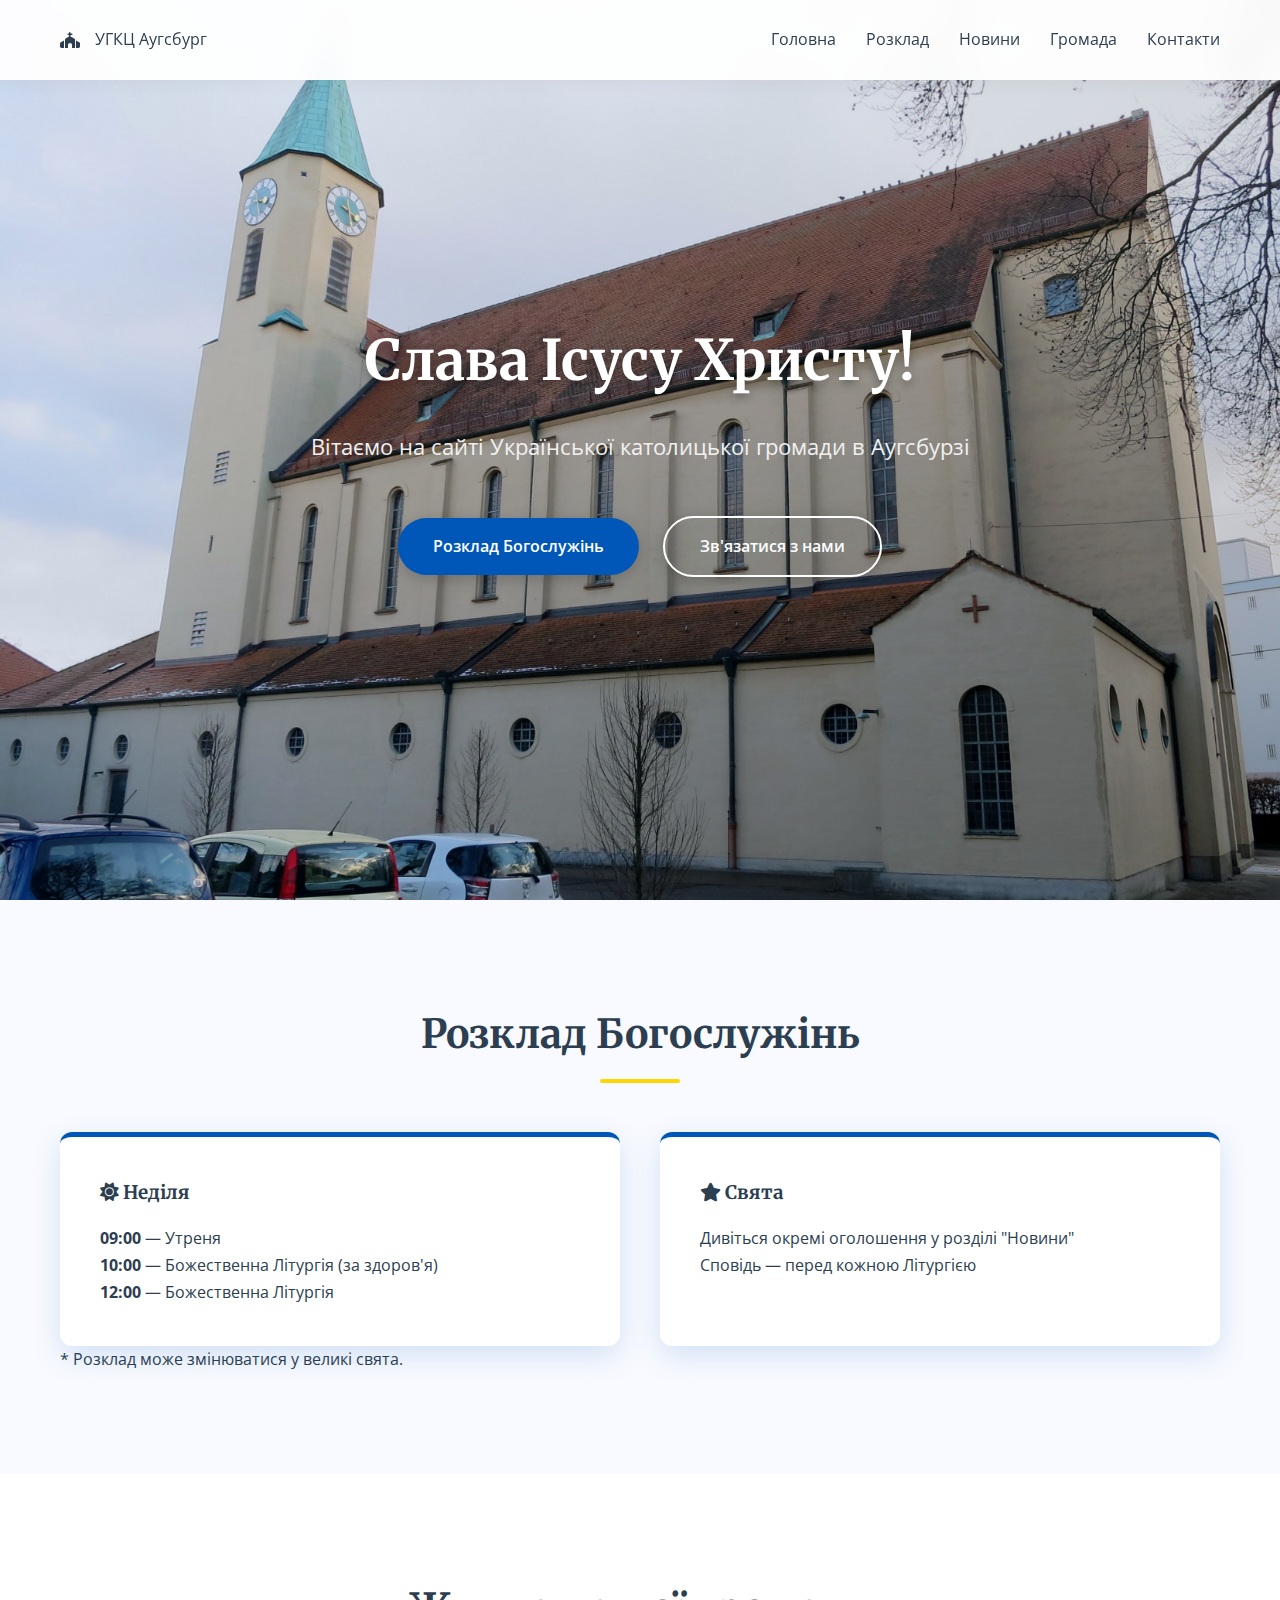
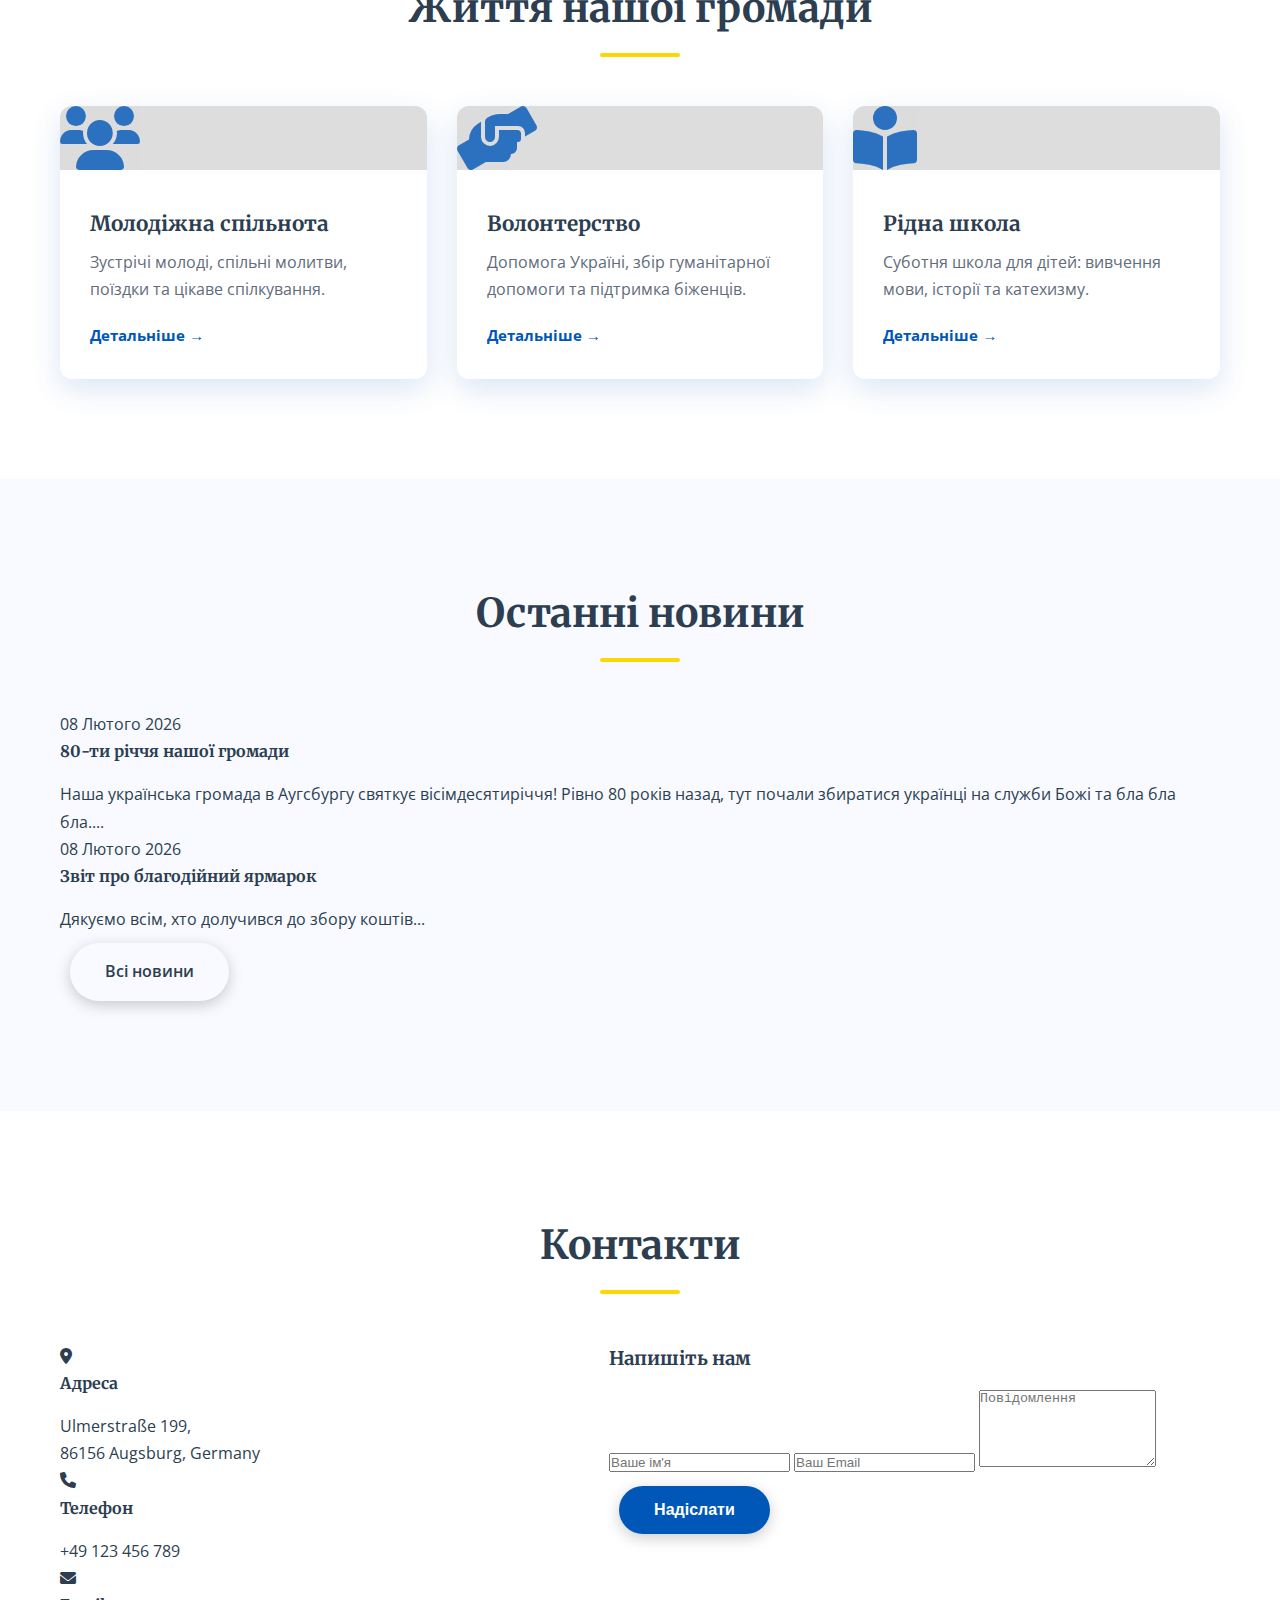
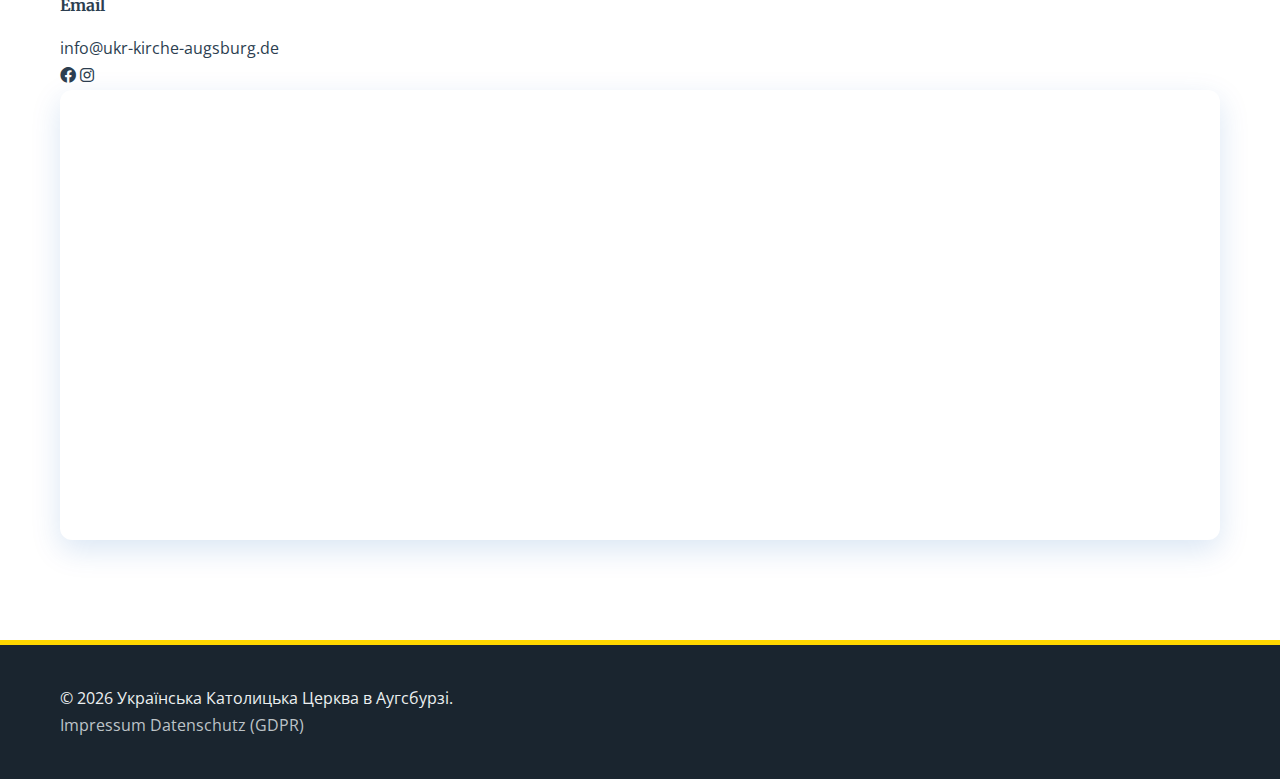
<file: index.html>
<!DOCTYPE html>
<html lang="uk">
<head>
    <meta charset="UTF-8">
    <meta name="viewport" content="width=device-width, initial-scale=1.0">
    <title>Українська Католицька Церква в Аугсбурзі | Парафія св. Йосафата</title>
    <meta name="description" content="Українська греко-католицька громада в Аугсбурзі. Розклад богослужінь, новини, життя парафії. Ulmerstraße 199.">
    
    <link href="https://fonts.googleapis.com/css2?family=Merriweather:wght@300;700&family=Open+Sans:wght@400;600&display=swap" rel="stylesheet">
    
    <link rel="stylesheet" href="style.css">
    <link rel="stylesheet" href="https://cdnjs.cloudflare.com/ajax/libs/font-awesome/6.0.0/css/all.min.css">
</head>
<body>

    <header class="header">
        <div class="container header-container">
            <a href="#" class="logo">
                <i class="fas fa-church"></i> УГКЦ Аугсбург
            </a>
            <nav class="nav">
                <ul class="nav-list" id="nav-list">
                    <li><a href="#home">Головна</a></li>
                    <li><a href="#schedule">Розклад</a></li>
                    <li><a href="#news">Новини</a></li>
                    <li><a href="#community">Громада</a></li>
                    <li><a href="#contact">Контакти</a></li>
                </ul>
                <div class="burger" id="burger">
                    <div class="line1"></div>
                    <div class="line2"></div>
                    <div class="line3"></div>
                </div>
            </nav>
        </div>
    </header>

    <section id="home" class="hero">
        <div class="hero-overlay"></div>
        <div class="hero-content">
            <h1>Слава Ісусу Христу!</h1>
            <p>Вітаємо на сайті Української католицької громади в Аугсбурзі</p>
            <div class="hero-buttons">
                <a href="#schedule" class="btn btn-primary">Розклад Богослужінь</a>
                <a href="#contact" class="btn btn-outline">Зв'язатися з нами</a>
            </div>
        </div>
    </section>

    <section id="schedule" class="section bg-light">
        <div class="container">
            <h2 class="section-title">Розклад Богослужінь</h2>
            <div class="schedule-grid">
                <div class="schedule-card">
                    <h3><i class="fas fa-sun"></i> Неділя</h3>
                    <ul>
                        <li><strong>09:00</strong> — Утреня</li>
                        <li><strong>10:00</strong> — Божественна Літургія (за здоров'я)</li>
                        <li><strong>12:00</strong> — Божественна Літургія</li>
                    </ul>
                </div>
                <div class="schedule-card">
                    <h3><i class="fas fa-star"></i> Свята</h3>
                    <ul>
                        <li>Дивіться окремі оголошення у розділі "Новини"</li>
                        <li>Сповідь — перед кожною Літургією</li>
                    </ul>
                </div>
            </div>
            <p class="schedule-note">* Розклад може змінюватися у великі свята.</p>
        </div>
    </section>

    <section id="community" class="section">
        <div class="container">
            <h2 class="section-title">Життя нашої громади</h2>
            <div class="cards-grid">
                <article class="card">
                    <div class="card-img" style="background-color: #ddd;">
                        <i class="fas fa-users card-placeholder-icon"></i>
                    </div>
                    <div class="card-content">
                        <h3>Молодіжна спільнота</h3>
                        <p>Зустрічі молоді, спільні молитви, поїздки та цікаве спілкування.</p>
                        <a href="#" class="read-more">Детальніше &rarr;</a>
                    </div>
                </article>
                <article class="card">
                    <div class="card-img" style="background-color: #ddd;">
                         <i class="fas fa-hands-helping card-placeholder-icon"></i>
                    </div>
                    <div class="card-content">
                        <h3>Волонтерство</h3>
                        <p>Допомога Україні, збір гуманітарної допомоги та підтримка біженців.</p>
                        <a href="#" class="read-more">Детальніше &rarr;</a>
                    </div>
                </article>
                <article class="card">
                    <div class="card-img" style="background-color: #ddd;">
                         <i class="fas fa-book-reader card-placeholder-icon"></i>
                    </div>
                    <div class="card-content">
                        <h3>Рідна школа</h3>
                        <p>Суботня школа для дітей: вивчення мови, історії та катехизму.</p>
                        <a href="#" class="read-more">Детальніше &rarr;</a>
                    </div>
                </article>
            </div>
        </div>
    </section>

    <section id="news" class="section bg-light">
        <div class="container">
            <h2 class="section-title">Останні новини</h2>
            <div class="news-list">
                <div class="news-item">
                    <span class="date">08 Лютого 2026</span>
                    <h4>80-ти річчя нашої громади</h4>
                    <p>Наша українська громада в Аугсбургу святкує вісімдесятиріччя! Рівно 80 років назад, тут почали збиратися українці на служби Божі та бла бла бла....</p>
                </div>
                <div class="news-item">
                    <span class="date">08 Лютого 2026</span>
                    <h4>Звіт про благодійний ярмарок</h4>
                    <p>Дякуємо всім, хто долучився до збору коштів...</p>
                </div>
            </div>
            <div class="center-btn">
                <a href="#" class="btn btn-secondary">Всі новини</a>
            </div>
        </div>
    </section>

    <section id="contact" class="section">
        <div class="container">
            <h2 class="section-title">Контакти</h2>
            <div class="contact-wrapper">
                <div class="contact-info">
                    <div class="info-item">
                        <i class="fas fa-map-marker-alt"></i>
                        <div>
                            <h4>Адреса</h4>
                            <p>Ulmerstraße 199, <br>86156 Augsburg, Germany</p>
                        </div>
                    </div>
                    <div class="info-item">
                        <i class="fas fa-phone"></i>
                        <div>
                            <h4>Телефон</h4>
                            <p><a href="tel:+49123456789">+49 123 456 789</a></p>
                        </div>
                    </div>
                    <div class="info-item">
                        <i class="fas fa-envelope"></i>
                        <div>
                            <h4>Email</h4>
                            <p><a href="mailto:info@ukr-kirche-augsburg.de">info@ukr-kirche-augsburg.de</a></p>
                        </div>
                    </div>
                    <div class="social-links">
                        <a href="#"><i class="fab fa-facebook"></i></a>
                        <a href="#"><i class="fab fa-instagram"></i></a>
                    </div>
                </div>
                
                <form class="contact-form">
                    <h3>Напишіть нам</h3>
                    <input type="text" placeholder="Ваше ім'я" required>
                    <input type="email" placeholder="Ваш Email" required>
                    <textarea rows="5" placeholder="Повідомлення" required></textarea>
                    <button type="submit" class="btn btn-primary">Надіслати</button>
                </form>
            </div>
            
            <div class="map-container">
                <iframe src="https://www.google.com/maps/embed?pb=!1m18!1m12!1m3!1d2619.664678912345!2d10.870000!3d48.380000!2m3!1f0!2f0!3f0!3m2!1i1024!2i768!4f13.1!3m3!1m2!1s0x0%3A0x0!2zNDjCsDIyJzQ4LjAiTiAxMMKwNTInMTIuMCJF!5e0!3m2!1suk!2sde!4v1600000000000!5m2!1suk!2sde" width="100%" height="300" style="border:0;" allowfullscreen="" loading="lazy"></iframe>
            </div>
        </div>
    </section>

    <footer class="footer">
        <div class="container">
            <p>&copy; 2026 Українська Католицька Церква в Аугсбурзі.</p>
            <div class="footer-links">
                <a href="#">Impressum</a>
                <a href="#">Datenschutz (GDPR)</a>
            </div>
        </div>
    </footer>

    <script src="script.js"></script>
</body>
</html>
</file>
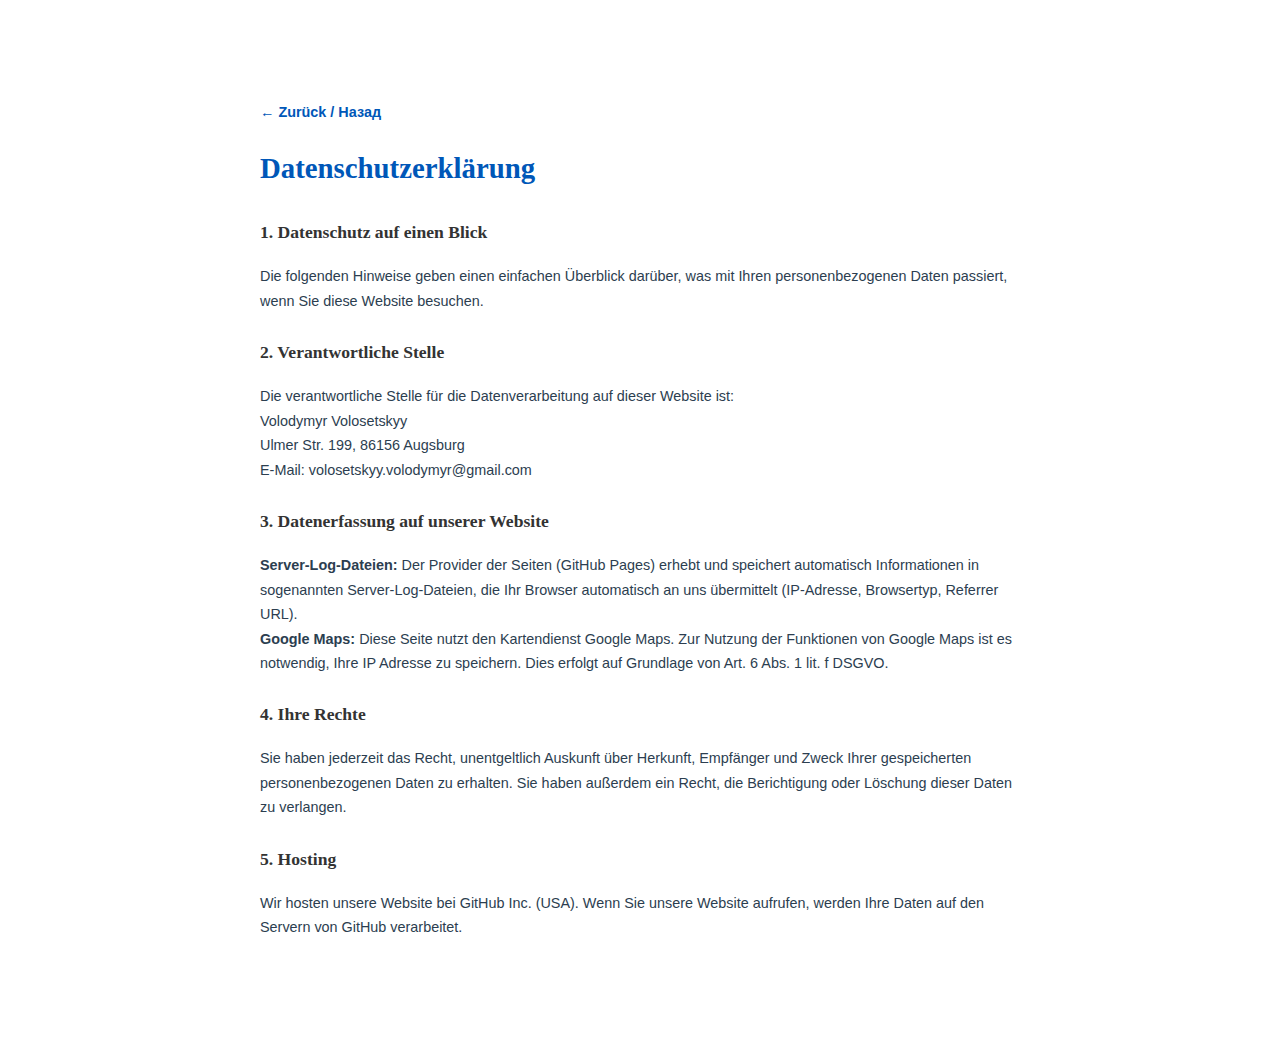
<file: datenschutz.html>
<!DOCTYPE html>
<html lang="de">
<head>
    <meta charset="UTF-8">
    <title>Datenschutzerklärung - Ukrainische Gemeinde Augsburg</title>
    <link rel="stylesheet" href="style.css">
    <style>
        .legal-page { padding: 100px 20px; max-width: 800px; margin: 0 auto; font-size: 0.9rem; }
        .legal-page h1 { color: #0057B8; }
        .legal-page h2 { margin-top: 25px; font-size: 1.1rem; color: #333; }
        .back-link { display: inline-block; margin-bottom: 20px; color: #0057B8; text-decoration: none; font-weight: bold; }
    </style>
</head>
<body>
    <div class="legal-page">
        <a href="index.html" class="back-link">← Zurück / Назад</a>
        <h1>Datenschutzerklärung</h1>

        <h2>1. Datenschutz auf einen Blick</h2>
        <p>Die folgenden Hinweise geben einen einfachen Überblick darüber, was mit Ihren personenbezogenen Daten passiert, wenn Sie diese Website besuchen.</p>

        <h2>2. Verantwortliche Stelle</h2>
        <p>Die verantwortliche Stelle für die Datenverarbeitung auf dieser Website ist:</p>
        <p>Volodymyr Volosetskyy<br>
        Ulmer Str. 199, 86156 Augsburg<br>
        E-Mail: volosetskyy.volodymyr@gmail.com</p>

        <h2>3. Datenerfassung auf unserer Website</h2>
        <p><strong>Server-Log-Dateien:</strong> Der Provider der Seiten (GitHub Pages) erhebt und speichert automatisch Informationen in sogenannten Server-Log-Dateien, die Ihr Browser automatisch an uns übermittelt (IP-Adresse, Browsertyp, Referrer URL).</p>
        <p><strong>Google Maps:</strong> Diese Seite nutzt den Kartendienst Google Maps. Zur Nutzung der Funktionen von Google Maps ist es notwendig, Ihre IP Adresse zu speichern. Dies erfolgt auf Grundlage von Art. 6 Abs. 1 lit. f DSGVO.</p>

        <h2>4. Ihre Rechte</h2>
        <p>Sie haben jederzeit das Recht, unentgeltlich Auskunft über Herkunft, Empfänger und Zweck Ihrer gespeicherten personenbezogenen Daten zu erhalten. Sie haben außerdem ein Recht, die Berichtigung oder Löschung dieser Daten zu verlangen.</p>
        
        <h2>5. Hosting</h2>
        <p>Wir hosten unsere Website bei GitHub Inc. (USA). Wenn Sie unsere Website aufrufen, werden Ihre Daten auf den Servern von GitHub verarbeitet.</p>
    </div>
</body>
</html>
</file>
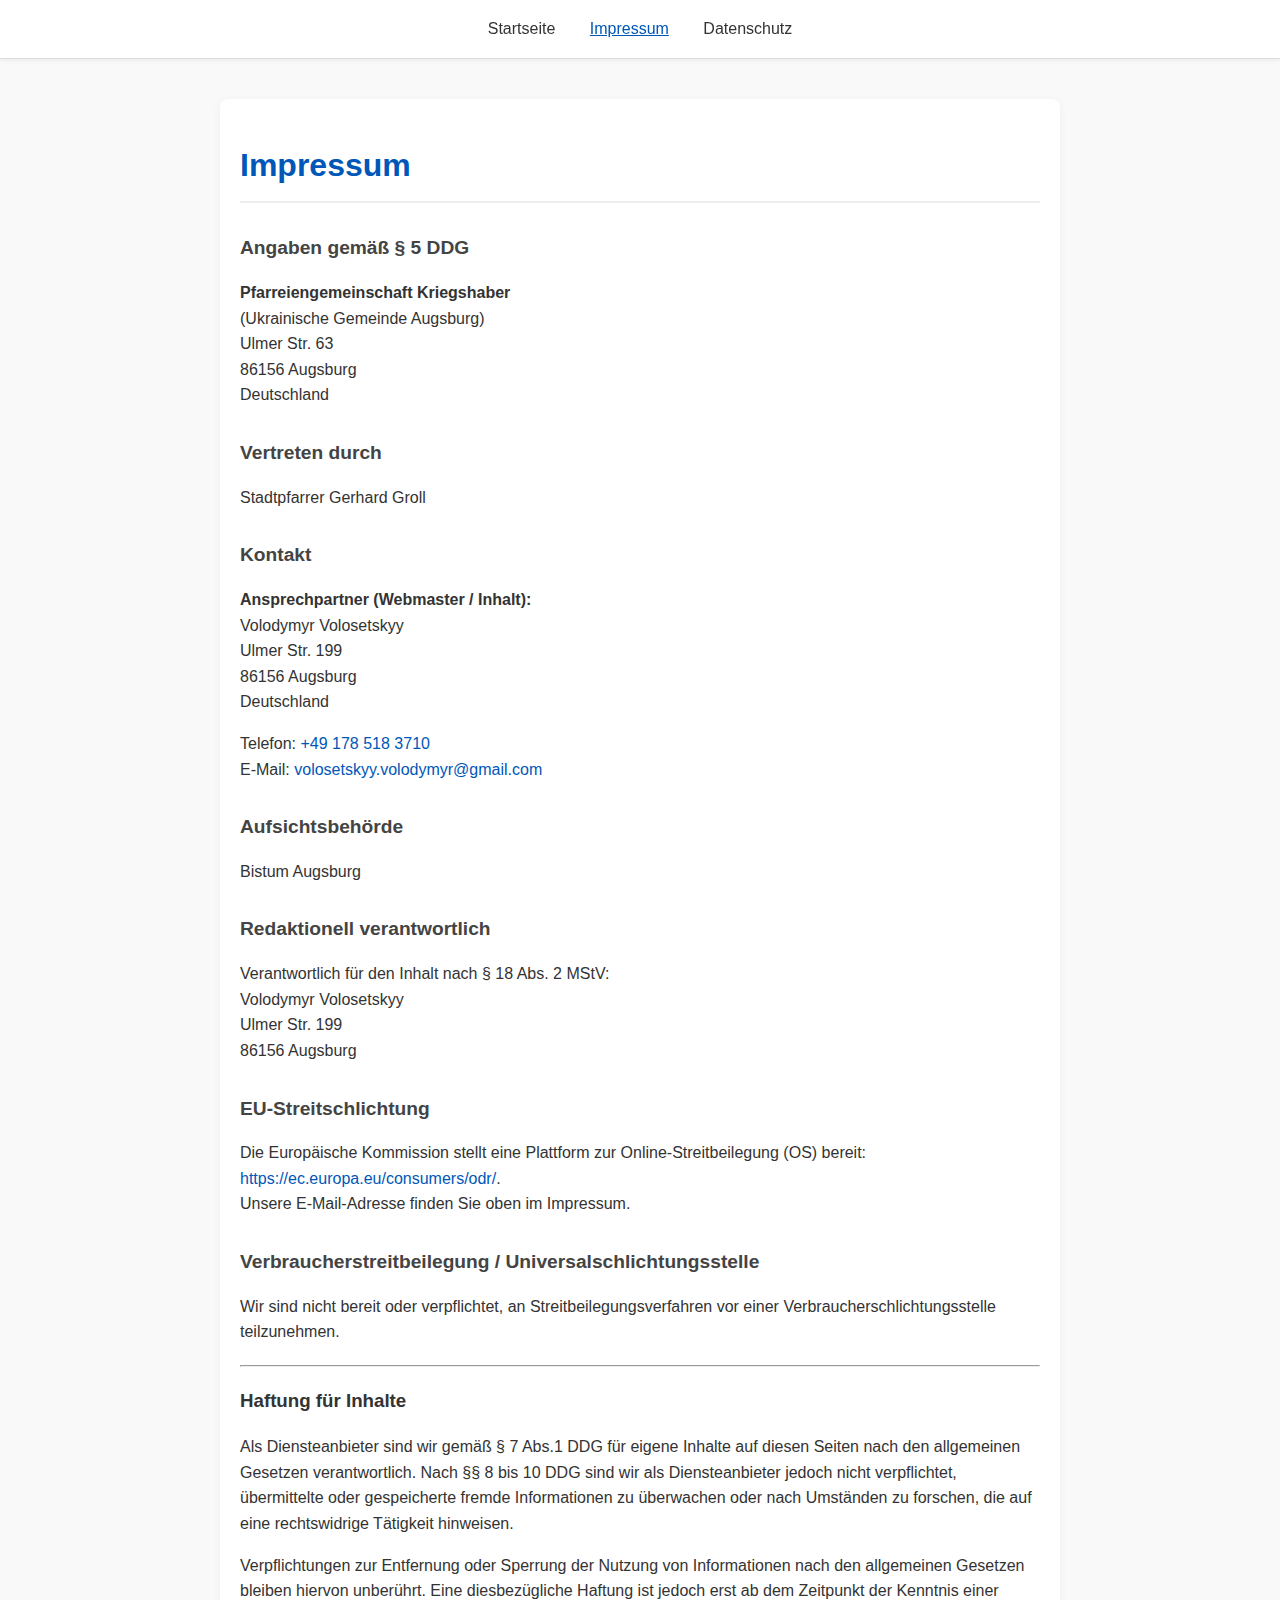
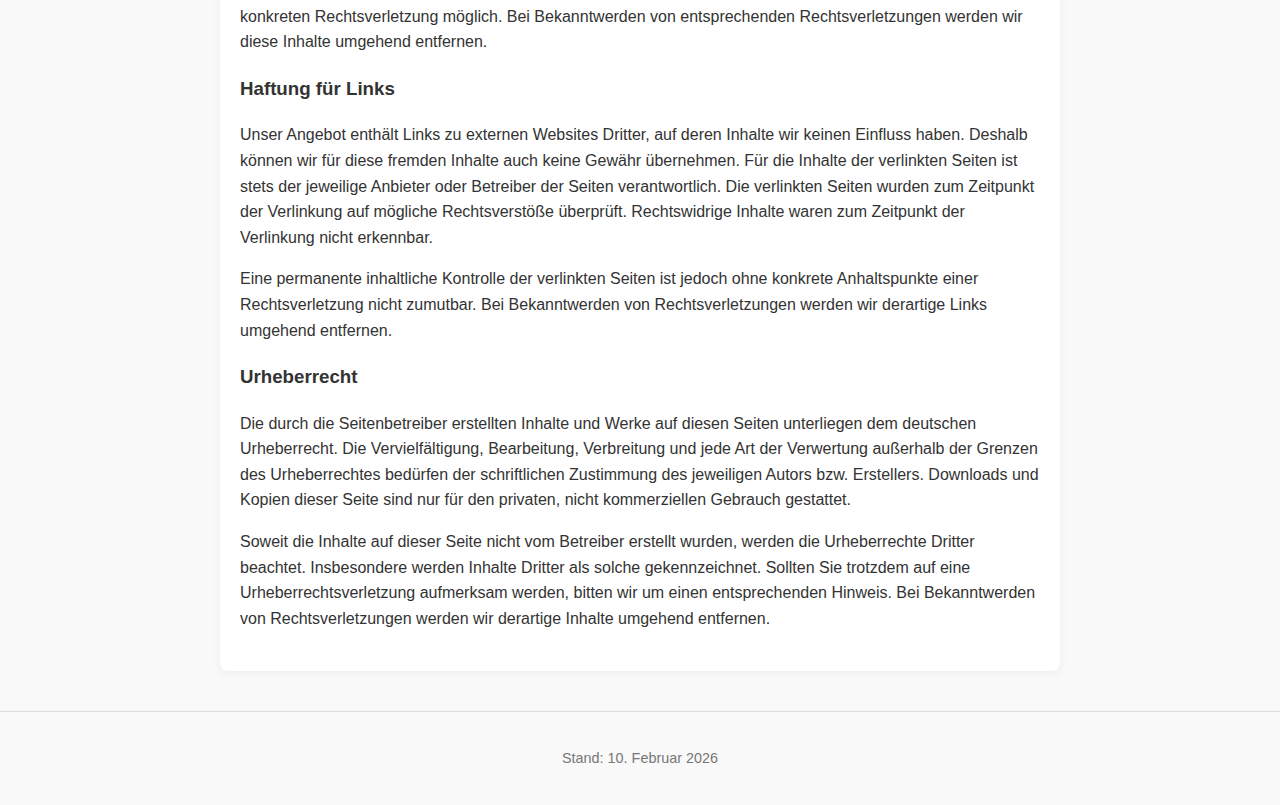
<file: impressum.html>
<!DOCTYPE html>
<html lang="de">
<head>
    <meta charset="UTF-8">
    <meta name="viewport" content="width=device-width, initial-scale=1.0">
    <title>Impressum - Ukrainische Gemeinde Augsburg</title>
    <style>
        /* Основні стилі для чистого вигляду без зовнішніх бібліотек */
        :root {
            --primary-color: #0057B8; /* Колір українського прапора / церковний синій */
            --text-color: #333;
            --bg-color: #fff;
            --light-bg: #f9f9f9;
        }
        body {
            font-family: -apple-system, BlinkMacSystemFont, "Segoe UI", Roboto, Helvetica, Arial, sans-serif;
            line-height: 1.6;
            color: var(--text-color);
            margin: 0;
            padding: 0;
            background-color: var(--light-bg);
        }
        header {
            background-color: #fff;
            border-bottom: 1px solid #ddd;
            padding: 1rem 0;
            position: sticky;
            top: 0;
            width: 100%;
            box-shadow: 0 2px 4px rgba(0,0,0,0.05);
        }
        nav {
            max-width: 800px;
            margin: 0 auto;
            padding: 0 20px;
            text-align: center;
        }
        nav a {
            text-decoration: none;
            color: var(--text-color);
            margin: 0 15px;
            font-weight: 500;
        }
        nav a:hover, nav a.active {
            color: var(--primary-color);
            text-decoration: underline;
        }
        main {
            max-width: 800px;
            margin: 40px auto;
            padding: 20px;
            background: #fff;
            border-radius: 8px;
            box-shadow: 0 2px 10px rgba(0,0,0,0.05);
        }
        h1 { color: var(--primary-color); border-bottom: 2px solid #eee; padding-bottom: 10px; }
        h2 { font-size: 1.2rem; margin-top: 30px; color: #444; }
        p { margin-bottom: 15px; }
        a { color: var(--primary-color); text-decoration: none; }
        a:hover { text-decoration: underline; }
        footer {
            text-align: center;
            font-size: 0.9rem;
            color: #777;
            padding: 20px;
            margin-top: 40px;
            border-top: 1px solid #ddd;
        }
        .legal-block { margin-bottom: 20px; }
    </style>
</head>
<body>

<header>
    <nav>
        <a href="index.html">Startseite</a>
        <a href="impressum.html" class="active">Impressum</a>
        <a href="datenschutz.html">Datenschutz</a>
    </nav>
</header>

<main>
    <h1>Impressum</h1>

    <div class="legal-block">
        <h2>Angaben gemäß § 5 DDG</h2>
        <p>
            <strong>Pfarreiengemeinschaft Kriegshaber</strong><br>
            (Ukrainische Gemeinde Augsburg)<br>
            Ulmer Str. 63<br>
            86156 Augsburg<br>
            Deutschland
        </p>
    </div>

    <div class="legal-block">
        <h2>Vertreten durch</h2>
        <p>Stadtpfarrer Gerhard Groll</p>
    </div>

    <div class="legal-block">
        <h2>Kontakt</h2>
        <p>
            <strong>Ansprechpartner (Webmaster / Inhalt):</strong><br>
            Volodymyr Volosetskyy<br>
            Ulmer Str. 199<br>
            86156 Augsburg<br>
            Deutschland
        </p>
        <p>
            Telefon: <a href="tel:+491785183710">+49 178 518 3710</a><br>
            E-Mail: <a href="mailto:volosetskyy.volodymyr@gmail.com">volosetskyy.volodymyr@gmail.com</a>
        </p>
    </div>

    <div class="legal-block">
        <h2>Aufsichtsbehörde</h2>
        <p>Bistum Augsburg</p>
    </div>

    <div class="legal-block">
        <h2>Redaktionell verantwortlich</h2>
        <p>
            Verantwortlich für den Inhalt nach § 18 Abs. 2 MStV:<br>
            Volodymyr Volosetskyy<br>
            Ulmer Str. 199<br>
            86156 Augsburg
        </p>
    </div>

    <div class="legal-block">
        <h2>EU-Streitschlichtung</h2>
        <p>Die Europäische Kommission stellt eine Plattform zur Online-Streitbeilegung (OS) bereit: 
        <a href="https://ec.europa.eu/consumers/odr/" target="_blank" rel="noopener noreferrer">https://ec.europa.eu/consumers/odr/</a>.<br>
        Unsere E-Mail-Adresse finden Sie oben im Impressum.</p>
    </div>

    <div class="legal-block">
        <h2>Verbraucherstreitbeilegung / Universalschlichtungsstelle</h2>
        <p>Wir sind nicht bereit oder verpflichtet, an Streitbeilegungsverfahren vor einer Verbraucherschlichtungsstelle teilzunehmen.</p>
    </div>

    <hr>

    <div class="legal-block">
        <h3>Haftung für Inhalte</h3>
        <p>Als Diensteanbieter sind wir gemäß § 7 Abs.1 DDG für eigene Inhalte auf diesen Seiten nach den allgemeinen Gesetzen verantwortlich. Nach §§ 8 bis 10 DDG sind wir als Diensteanbieter jedoch nicht verpflichtet, übermittelte oder gespeicherte fremde Informationen zu überwachen oder nach Umständen zu forschen, die auf eine rechtswidrige Tätigkeit hinweisen.</p>
        <p>Verpflichtungen zur Entfernung oder Sperrung der Nutzung von Informationen nach den allgemeinen Gesetzen bleiben hiervon unberührt. Eine diesbezügliche Haftung ist jedoch erst ab dem Zeitpunkt der Kenntnis einer konkreten Rechtsverletzung möglich. Bei Bekanntwerden von entsprechenden Rechtsverletzungen werden wir diese Inhalte umgehend entfernen.</p>

        <h3>Haftung für Links</h3>
        <p>Unser Angebot enthält Links zu externen Websites Dritter, auf deren Inhalte wir keinen Einfluss haben. Deshalb können wir für diese fremden Inhalte auch keine Gewähr übernehmen. Für die Inhalte der verlinkten Seiten ist stets der jeweilige Anbieter oder Betreiber der Seiten verantwortlich. Die verlinkten Seiten wurden zum Zeitpunkt der Verlinkung auf mögliche Rechtsverstöße überprüft. Rechtswidrige Inhalte waren zum Zeitpunkt der Verlinkung nicht erkennbar.</p>
        <p>Eine permanente inhaltliche Kontrolle der verlinkten Seiten ist jedoch ohne konkrete Anhaltspunkte einer Rechtsverletzung nicht zumutbar. Bei Bekanntwerden von Rechtsverletzungen werden wir derartige Links umgehend entfernen.</p>

        <h3>Urheberrecht</h3>
        <p>Die durch die Seitenbetreiber erstellten Inhalte und Werke auf diesen Seiten unterliegen dem deutschen Urheberrecht. Die Vervielfältigung, Bearbeitung, Verbreitung und jede Art der Verwertung außerhalb der Grenzen des Urheberrechtes bedürfen der schriftlichen Zustimmung des jeweiligen Autors bzw. Erstellers. Downloads und Kopien dieser Seite sind nur für den privaten, nicht kommerziellen Gebrauch gestattet.</p>
        <p>Soweit die Inhalte auf dieser Seite nicht vom Betreiber erstellt wurden, werden die Urheberrechte Dritter beachtet. Insbesondere werden Inhalte Dritter als solche gekennzeichnet. Sollten Sie trotzdem auf eine Urheberrechtsverletzung aufmerksam werden, bitten wir um einen entsprechenden Hinweis. Bei Bekanntwerden von Rechtsverletzungen werden wir derartige Inhalte umgehend entfernen.</p>
    </div>

</main>

<footer>
    <p>Stand: 10. Februar 2026</p>
</footer>

</body>
</html>
</file>
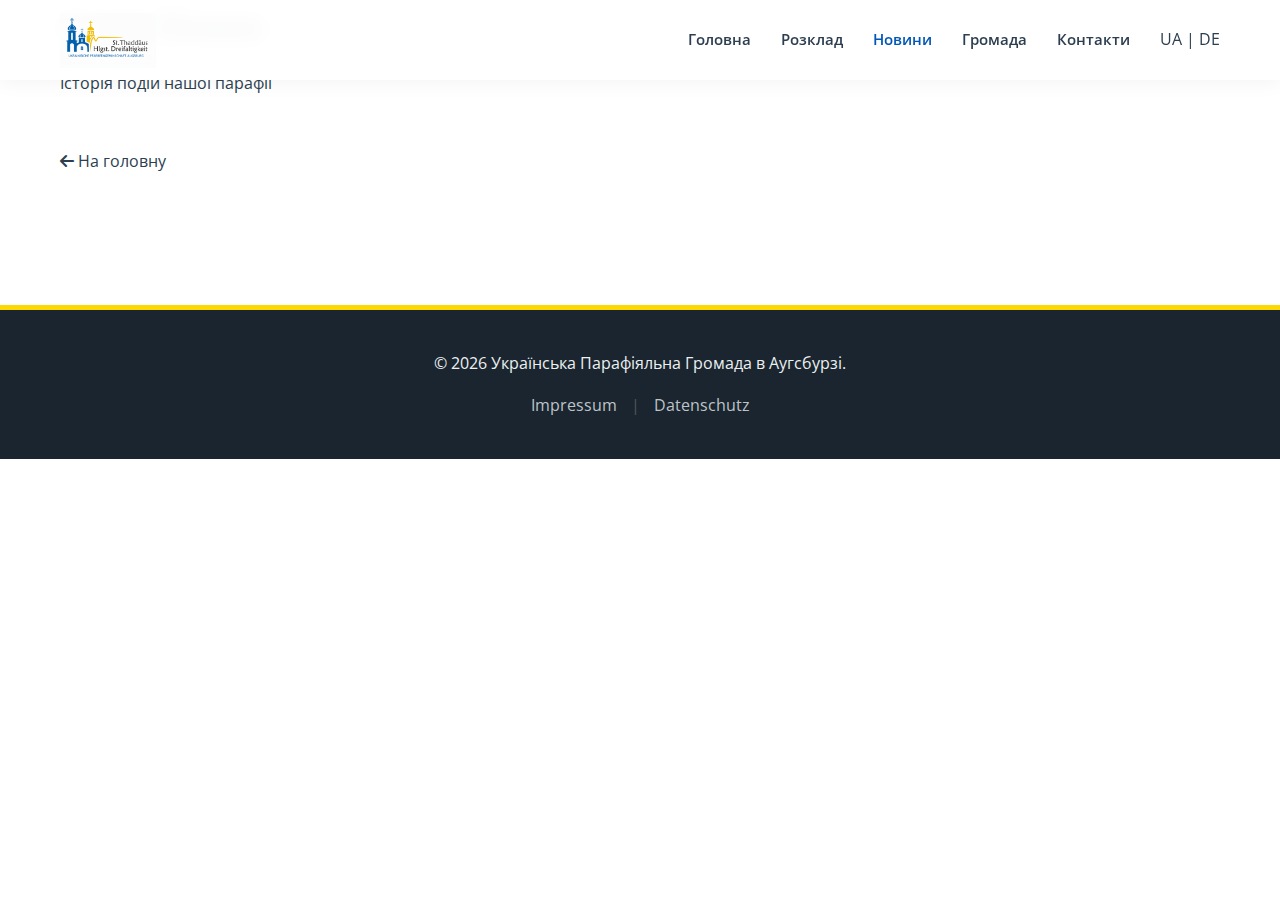
<file: news-archive.html>
<!DOCTYPE html>
<html lang="uk">
<head>
    <meta charset="UTF-8">
    <meta name="viewport" content="width=device-width, initial-scale=1.0">
    <title>Архів Новин - УГКЦ в Аугсбурзі</title>
    
    <link href="https://fonts.googleapis.com/css2?family=Merriweather:wght@300;700;900&family=Open+Sans:wght@400;600&display=swap" rel="stylesheet">
    <link rel="stylesheet" href="https://cdnjs.cloudflare.com/ajax/libs/font-awesome/6.4.0/css/all.min.css">
    <link rel="stylesheet" href="style.css">
    
    <link rel="icon" type="image/png" href="img/favicon-96x96.png" sizes="96x96" />
    <link rel="icon" type="image/svg+xml" href="img/favicon.svg" />
    <link rel="icon" href="favicon.ico">
</head>
<body>

    <header class="header" id="header">
        <div class="container header-container">
            <a href="index.html" class="logo">
                <img src="img/UkPGaugsburg_logo.jpg" alt="Логотип УГКЦ Аугсбург" class="logo-img">
            </a>
            <nav class="nav">
                <ul class="nav-list" id="nav-list">
                    <li><a href="index.html#home" class="nav-link">Головна</a></li>
                    <li><a href="index.html#schedule" class="nav-link">Розклад</a></li>
                    <li><a href="index.html#news" class="nav-link" style="color: var(--primary-color);">Новини</a></li>
                    <li><a href="index.html#community" class="nav-link">Громада</a></li>
                    <li><a href="index.html#contact" class="nav-link">Контакти</a></li>

                    <li class="lang-switch-li">
                        <a href="#" onclick="changeLanguage('uk'); return false;" class="lang-btn" id="btn-uk">UA</a>
                        <span class="lang-sep">|</span>
                        <a href="#" onclick="changeLanguage('de'); return false;" class="lang-btn" id="btn-de">DE</a>
                    </li>
                </ul>
                <div class="burger" id="burger">
                    <div class="line1"></div>
                    <div class="line2"></div>
                    <div class="line3"></div>
                </div>
            </nav>
        </div>
    </header>

    <div id="google_translate_element" style="display:none;"></div>

    <div class="archive-header">
        <div class="container">
            <h1 class="archive-title">Архів Новин</h1>
            <p>Історія подій нашої парафії</p>
        </div>
    </div>

    <section class="section" style="padding-top: 50px;">
        <div class="container">
            <a href="index.html#news" class="btn-back"><i class="fas fa-arrow-left"></i> На головну</a>
            
            <div class="cards-grid" id="news-grid-archive" style="margin-top: 30px;">
                </div>
        </div>
    </section>

    <div id="modal-news-dynamic" class="modal">
        <div class="modal-content">
            <div class="modal-header">
                <h2 id="dynamic-news-title"></h2>
                <span class="close dynamic-close">×</span>
            </div>
            <div id="dynamic-news-img-container"></div>
            <div class="modal-body">
                <p class="news-date-full" id="dynamic-news-date"></p>
                <div id="dynamic-news-content"></div>
            </div>
        </div>
    </div>

    <footer class="footer">
        <div class="container">
            <div class="footer-content">
                <p>© 2026 Українська Парафіяльна Громада в Аугсбурзі.</p>
                <div class="footer-links">
                    <a href="impressum.html">Impressum</a>
                    <span class="separator">|</span>
                    <a href="datenschutz.html">Datenschutz</a>
                </div>
            </div>
        </div>
    </footer>

    <script type="text/javascript">
        function googleTranslateElementInit() {
            new google.translate.TranslateElement({
                pageLanguage: 'uk', 
                includedLanguages: 'de,uk', 
                autoDisplay: false
            }, 'google_translate_element');
        }
    </script>
    <script type="text/javascript" src="//translate.google.com/translate_a/element.js?cb=googleTranslateElementInit"></script>

    <script src="script.js"></script>
</body>
</html>
</file>
<file: style.css>
:root {
    --primary-color: #0057B8; /* UA Blue */
    --primary-dark: #004494;
    --accent-color: #FFD700; /* UA Yellow/Gold */
    --text-dark: #2c3e50;
    --text-light: #5f6c7b;
    --bg-light: #f8faff;
    --white: #ffffff;
    --shadow: 0 10px 30px rgba(0, 87, 184, 0.15);
    --shadow-hover: 0 15px 35px rgba(0, 87, 184, 0.25);
    --transition: all 0.3s cubic-bezier(0.25, 0.8, 0.25, 1);
    --radius: 12px;
}

* { margin: 0; padding: 0; box-sizing: border-box; }
html { scroll-behavior: smooth; font-size: 16px; }

body {
    font-family: 'Open Sans', sans-serif;
    line-height: 1.7;
    color: var(--text-dark);
    background-color: #fff;
    overflow-x: hidden;
}

h1, h2, h3, h4 { font-family: 'Merriweather', serif; color: var(--text-dark); margin-bottom: 1rem; }
a { text-decoration: none; color: inherit; transition: var(--transition); }
ul { list-style: none; }

.container { max-width: 1200px; margin: 0 auto; padding: 0 20px; }
.section { padding: 100px 0; position: relative; }
.bg-light { background-color: var(--bg-light); }
.bg-pattern { background-color: #fff; background-image: radial-gradient(#e1e8f0 1px, transparent 1px); background-size: 20px 20px; }

.section-title {
    text-align: center; font-size: 2.5rem; margin-bottom: 4rem; position: relative;
    font-weight: 700;
}
/* ЗМІНА: Колір підкреслення тепер просто золотий, без градієнту */
.section-title::after {
    content: ''; position: absolute; bottom: -15px; left: 50%; transform: translateX(-50%);
    width: 80px; height: 4px; background: var(--accent-color);
    border-radius: 2px;
}

/* --- ANIMATIONS --- */
.reveal, .reveal-left, .reveal-right, .reveal-up {
    opacity: 0;
    transition: all 1s ease;
}
.reveal { transform: translateY(30px); }
.reveal-left { transform: translateX(-50px); }
.reveal-right { transform: translateX(50px); }
.reveal-up { transform: translateY(50px); }

.active.reveal, .active.reveal-left, .active.reveal-right, .active.reveal-up {
    opacity: 1; transform: translate(0);
}

@keyframes shimmer {
    0% { background-position: -200% center; }
    100% { background-position: 200% center; }
}

/* --- HEADER --- */
.header {
    background: rgba(255, 255, 255, 0.95);
    backdrop-filter: blur(10px);
    box-shadow: 0 2px 20px rgba(0,0,0,0.05);
    position: fixed; width: 100%; top: 0; z-index: 1000;
    transition: var(--transition);
}
.header.scrolled { padding: 5px 0; box-shadow: 0 5px 20px rgba(0,0,0,0.1); }

.header-container { display: flex; justify-content: space-between; align-items: center; height: 80px; }

.logo { display: flex; align-items: center; gap: 15px; }
.logo-img { height: 55px; width: auto; }
.logo-text { font-family: 'Merriweather', serif; font-weight: 700; color: var(--primary-color); font-size: 1.2rem; }

.nav-list { display: flex; gap: 30px; }
.nav-link {
    font-weight: 600; font-size: 0.95rem; position: relative; color: var(--text-dark);
}
.nav-link::after {
    content: ''; position: absolute; width: 0; height: 2px; bottom: -5px; left: 0;
    background-color: var(--primary-color); transition: var(--transition);
}
.nav-link:hover { color: var(--primary-color); }
.nav-link:hover::after { width: 100%; }

/* --- HERO --- */
.hero {
    height: 100vh;
    background: url('img/Kirche.jpg') no-repeat center center/cover;
    background-attachment: fixed; /* Parallax effect */
    position: relative;
    display: flex; align-items: center; justify-content: center; text-align: center;
    color: var(--white);
}
/* ЗМІНА: Градієнт зроблено майже прозорим */
.hero-overlay {
    position: absolute; top: 0; left: 0; width: 100%; height: 100%;
    background: linear-gradient(135deg, rgba(0,87,184,0.1), rgba(0,0,0,0.2));
}
.hero-content { position: relative; z-index: 2; max-width: 800px; padding: 30px; }
.sub-title { display: block; font-size: 1.2rem; margin-bottom: 10px; font-weight: 300; letter-spacing: 2px; text-transform: uppercase; color: var(--accent-color); }
.hero h1 { font-size: 3.5rem; color: var(--white); margin-bottom: 20px; text-shadow: 0 4px 10px rgba(0,0,0,0.3); }
.hero p { font-size: 1.4rem; margin-bottom: 40px; color: #f0f0f0; }

.btn {
    display: inline-block; padding: 15px 35px; border-radius: 50px; font-weight: 600;
    transition: var(--transition); margin: 10px; cursor: pointer; border: none; font-size: 1rem;
    box-shadow: 0 4px 15px rgba(0,0,0,0.2);
}
.btn-primary {
    background: var(--primary-color); color: var(--white);
    background-image: linear-gradient(120deg, transparent 0%, transparent 50%, rgba(255,255,255,0.2) 50%);
    background-size: 220%;
}
.btn-primary:hover { background-position: 100%; transform: translateY(-3px); box-shadow: 0 8px 25px rgba(0,87,184,0.4); }
.btn-outline { background: transparent; color: var(--white); border: 2px solid var(--white); }
.btn-outline:hover { background: var(--white); color: var(--primary-color); transform: translateY(-3px); }

/* ЗМІНА: Стрілка видалена, тому стилі для scroll-down можна видалити або залишити (вони не використовуються) */
.scroll-down {
    display: none;
}

/* --- SCHEDULE --- */
.schedule-grid { display: grid; grid-template-columns: repeat(auto-fit, minmax(350px, 1fr)); gap: 40px; }
.schedule-card {
    background: var(--white); padding: 40px; border-radius: var(--radius);
    box-shadow: var(--shadow); position: relative; overflow: hidden;
    border-top: 5px solid var(--primary-color);
}
.schedule-card:hover { transform: translateY(-5px); box-shadow: var(--shadow-hover); }
.card-icon {
    font-size: 2rem; color: var(--primary-color); margin-bottom: 20px;
    background: #eef4fc; width: 60px; height: 60px; display: flex; align-items: center; justify-content: center; border-radius: 50%;
}
.time-list li {
    display: flex; justify-content: space-between; align-items: center;
    padding: 15px 0; border-bottom: 1px dashed #eee;
}
.time-list li:last-child { border-bottom: none; }
.time { font-weight: 700; color: var(--primary-color); min-width: 60px; }
.note { font-size: 0.9rem; color: var(--text-light); margin-top: 20px; font-style: italic; }

/* --- CARDS (News & Community) --- */
.cards-grid { display: grid; grid-template-columns: repeat(auto-fit, minmax(300px, 1fr)); gap: 30px; }
.card {
    background: var(--white); border-radius: var(--radius); overflow: hidden;
    box-shadow: var(--shadow); transition: var(--transition); display: flex; flex-direction: column;
}
.card:hover { transform: translateY(-10px); box-shadow: var(--shadow-hover); }

.card-img-container {
    height: 220px; width: 100%; display: flex; align-items: center; justify-content: center;
    background-color: #eee; position: relative; overflow: hidden;
}
.card-photo { width: 100%; height: 100%; object-fit: cover; transition: transform 0.5s ease; }
.card:hover .card-photo { transform: scale(1.05); }

.icon-bg-blue { background-color: #e3f2fd; }
.icon-bg-orange { background-color: #fff3e0; }
.icon-bg-green { background-color: #e8f5e9; }
.icon-bg-gray { background-color: #f1f5f9; }
.card-placeholder-icon { font-size: 4rem; opacity: 0.8; color: var(--primary-color); }
.icon-bg-orange i { color: #e65100; } .icon-bg-green i { color: #2e7d32; }

.card-content { padding: 30px; flex-grow: 1; display: flex; flex-direction: column; }
.card-content h3 { font-size: 1.3rem; margin: 10px 0; line-height: 1.4; }
.news-date { font-size: 0.8rem; color: #888; text-transform: uppercase; letter-spacing: 1px; }
.card-content p { color: var(--text-light); flex-grow: 1; margin-bottom: 20px; }

.read-more {
    background: none; border: none; color: var(--primary-color); font-weight: 700; cursor: pointer;
    display: inline-flex; align-items: center; gap: 5px; font-size: 0.95rem; transition: var(--transition);
}
.read-more:hover { gap: 10px; color: var(--primary-dark); }

/* --- CONTACT SECTION (Redesigned) --- */
.contact-wrapper {
    display: grid; grid-template-columns: 1fr 1.2fr; gap: 40px; align-items: start;
}
.contact-item {
    display: flex; align-items: center; gap: 20px; background: var(--white);
    padding: 25px; border-radius: var(--radius); box-shadow: var(--shadow);
    margin-bottom: 20px; transition: var(--transition);
}
.contact-item:hover { transform: translateX(10px); }

.icon-box {
    width: 50px; height: 50px; background: #eef4fc; color: var(--primary-color);
    border-radius: 50%; display: flex; align-items: center; justify-content: center; font-size: 1.2rem;
    flex-shrink: 0;
}
.details h4 { margin-bottom: 5px; font-size: 1.1rem; }
.details p { color: var(--text-light); margin-bottom: 5px; line-height: 1.4; }
.details a { color: var(--primary-color); font-weight: 600; }

.fb-bg { background: #1877F2; color: white; }
.btn-facebook {
    display: inline-block; background: #1877F2; color: white !important; font-size: 0.9rem;
    padding: 8px 16px; border-radius: 20px; margin-top: 5px; text-decoration: none;
}
.btn-facebook:hover { background: #1465c8; }

.map-container {
    height: 450px; border-radius: var(--radius); overflow: hidden; box-shadow: var(--shadow);
}

/* --- MODALS --- */
.modal {
    display: none; position: fixed; z-index: 2000; left: 0; top: 0; width: 100%; height: 100%;
    background-color: rgba(0,0,0,0.6); backdrop-filter: blur(5px);
}
.modal-content {
    background-color: #fff; margin: 5% auto; padding: 0; border-radius: var(--radius);
    width: 90%; max-width: 700px; position: relative; box-shadow: 0 25px 50px rgba(0,0,0,0.3);
    animation: modalSlideIn 0.4s ease; overflow: hidden;
}
@keyframes modalSlideIn { from {transform: translateY(50px); opacity: 0;} to {transform: translateY(0); opacity: 1;} }

.modal-header { padding: 25px; background: var(--bg-light); display: flex; justify-content: space-between; align-items: center; border-bottom: 1px solid #eee; }
.modal-header h2 { margin: 0; font-size: 1.5rem; color: var(--primary-color); }
.close { font-size: 2rem; color: #999; cursor: pointer; transition: 0.3s; line-height: 1; }
.close:hover { color: var(--text-dark); }

.modal-body { padding: 30px; }
.modal-hero-img { width: 100%; height: 250px; object-fit: cover; }
.info-box { background: #f0f7ff; padding: 20px; border-radius: 8px; margin: 20px 0; border-left: 4px solid var(--primary-color); }
.check-list li { position: relative; padding-left: 25px; margin-bottom: 10px; }
.check-list li::before { content: '✔'; position: absolute; left: 0; color: var(--primary-color); }
.quote { font-style: italic; border-left: 3px solid var(--accent-color); padding-left: 15px; margin-top: 20px; color: #555; }
.contact-links { display: flex; gap: 10px; flex-wrap: wrap; margin-top: 20px; }
.btn-whatsapp { background: #25D366; color: white !important; padding: 10px 20px; border-radius: 50px; display: inline-flex; align-items: center; gap: 8px; }

/* --- FOOTER --- */
.footer { background: #1a252f; color: #ecf0f1; padding: 40px 0; border-top: 5px solid var(--accent-color); }
.footer-content { display: flex; flex-direction: column; align-items: center; gap: 15px; text-align: center; }
.footer-links a { color: #bdc3c7; transition: 0.3s; }
.footer-links a:hover { color: var(--white); }
.separator { margin: 0 10px; color: #555; }

/* --- RESPONSIVE --- */
.burger { display: none; cursor: pointer; }
.burger div { width: 25px; height: 3px; background-color: var(--text-dark); margin: 5px; transition: var(--transition); }

@media (max-width: 768px) {
    .nav-list {
        position: absolute; right: 0; height: 100vh; top: 0; background-color: var(--white);
        flex-direction: column; align-items: center; width: 70%; transform: translateX(100%);
        transition: transform 0.4s ease-in-out; box-shadow: -5px 0 20px rgba(0,0,0,0.1);
        padding-top: 100px; z-index: 999;
    }
    .burger { display: block; z-index: 1001; }
    .nav-active { transform: translateX(0%); }
    .contact-wrapper { grid-template-columns: 1fr; }
    .hero h1 { font-size: 2.2rem; }
    .section-title { font-size: 2rem; }
}
</file>
